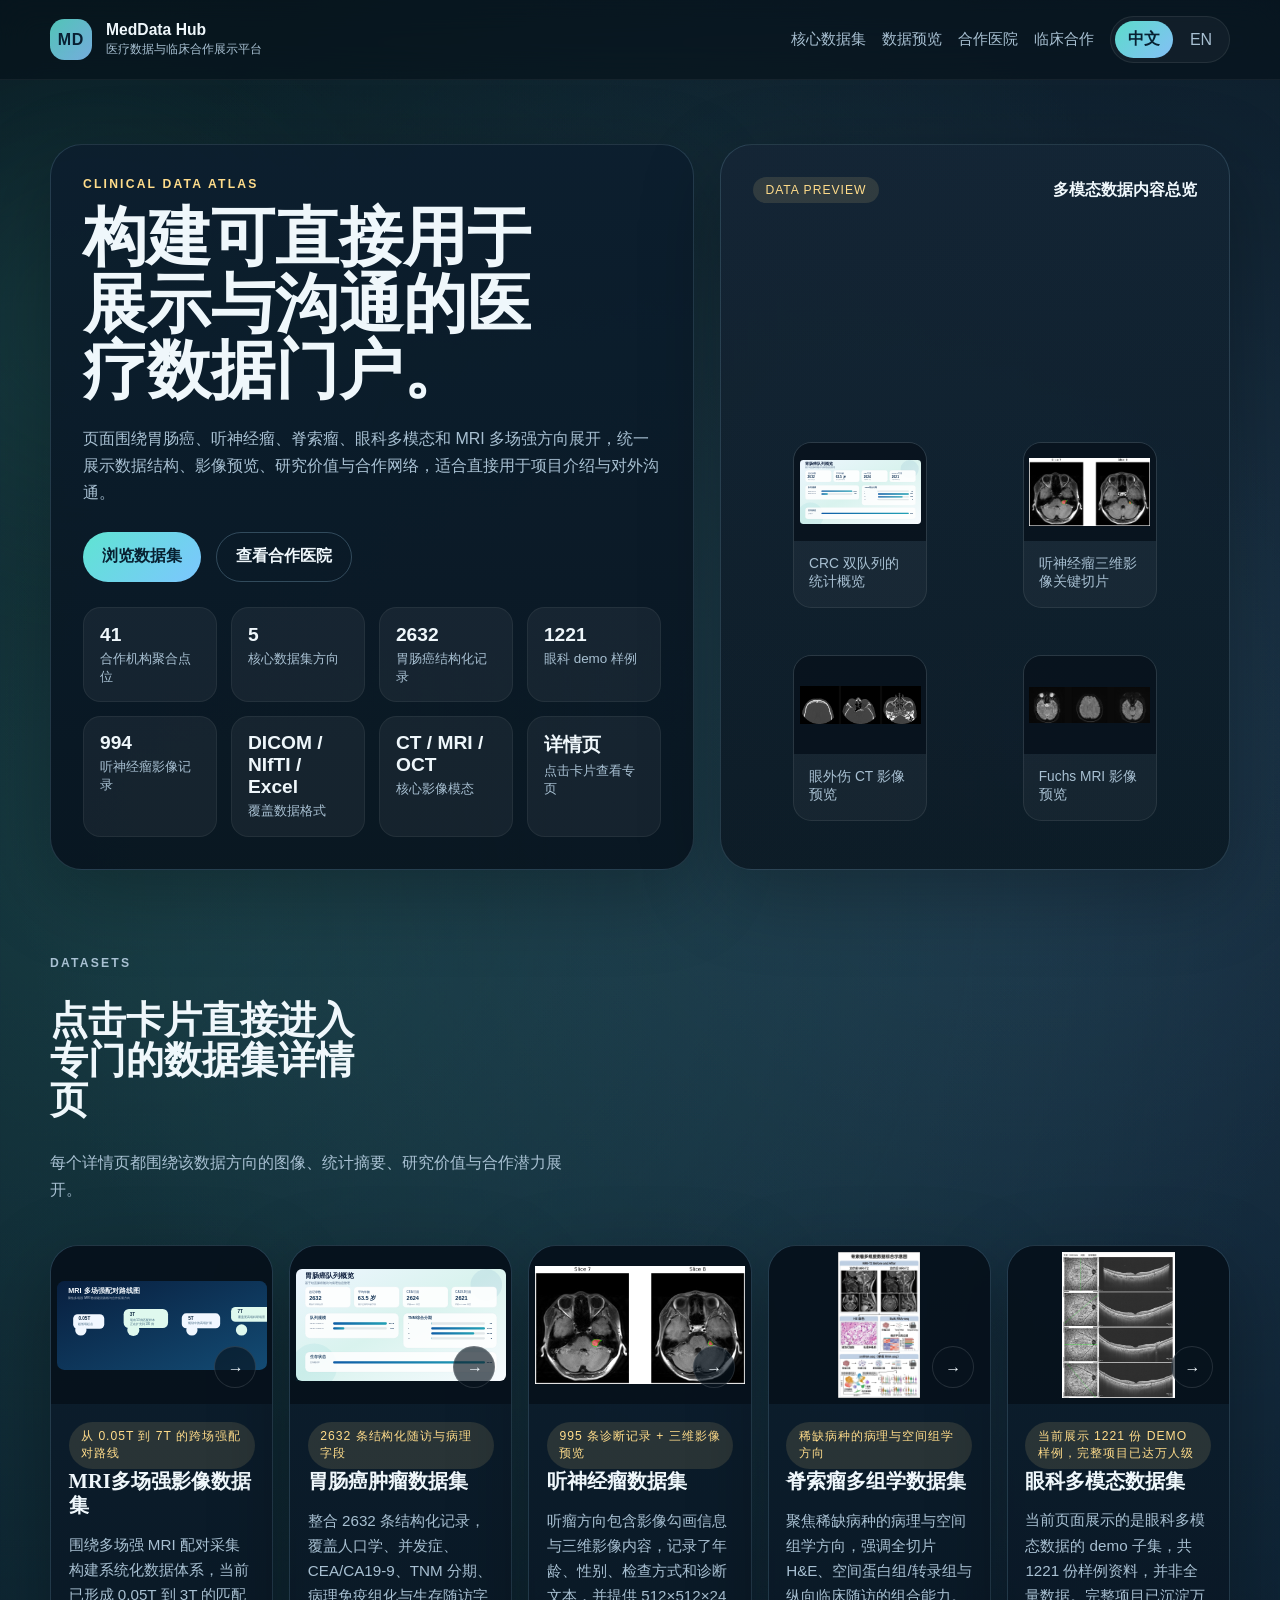
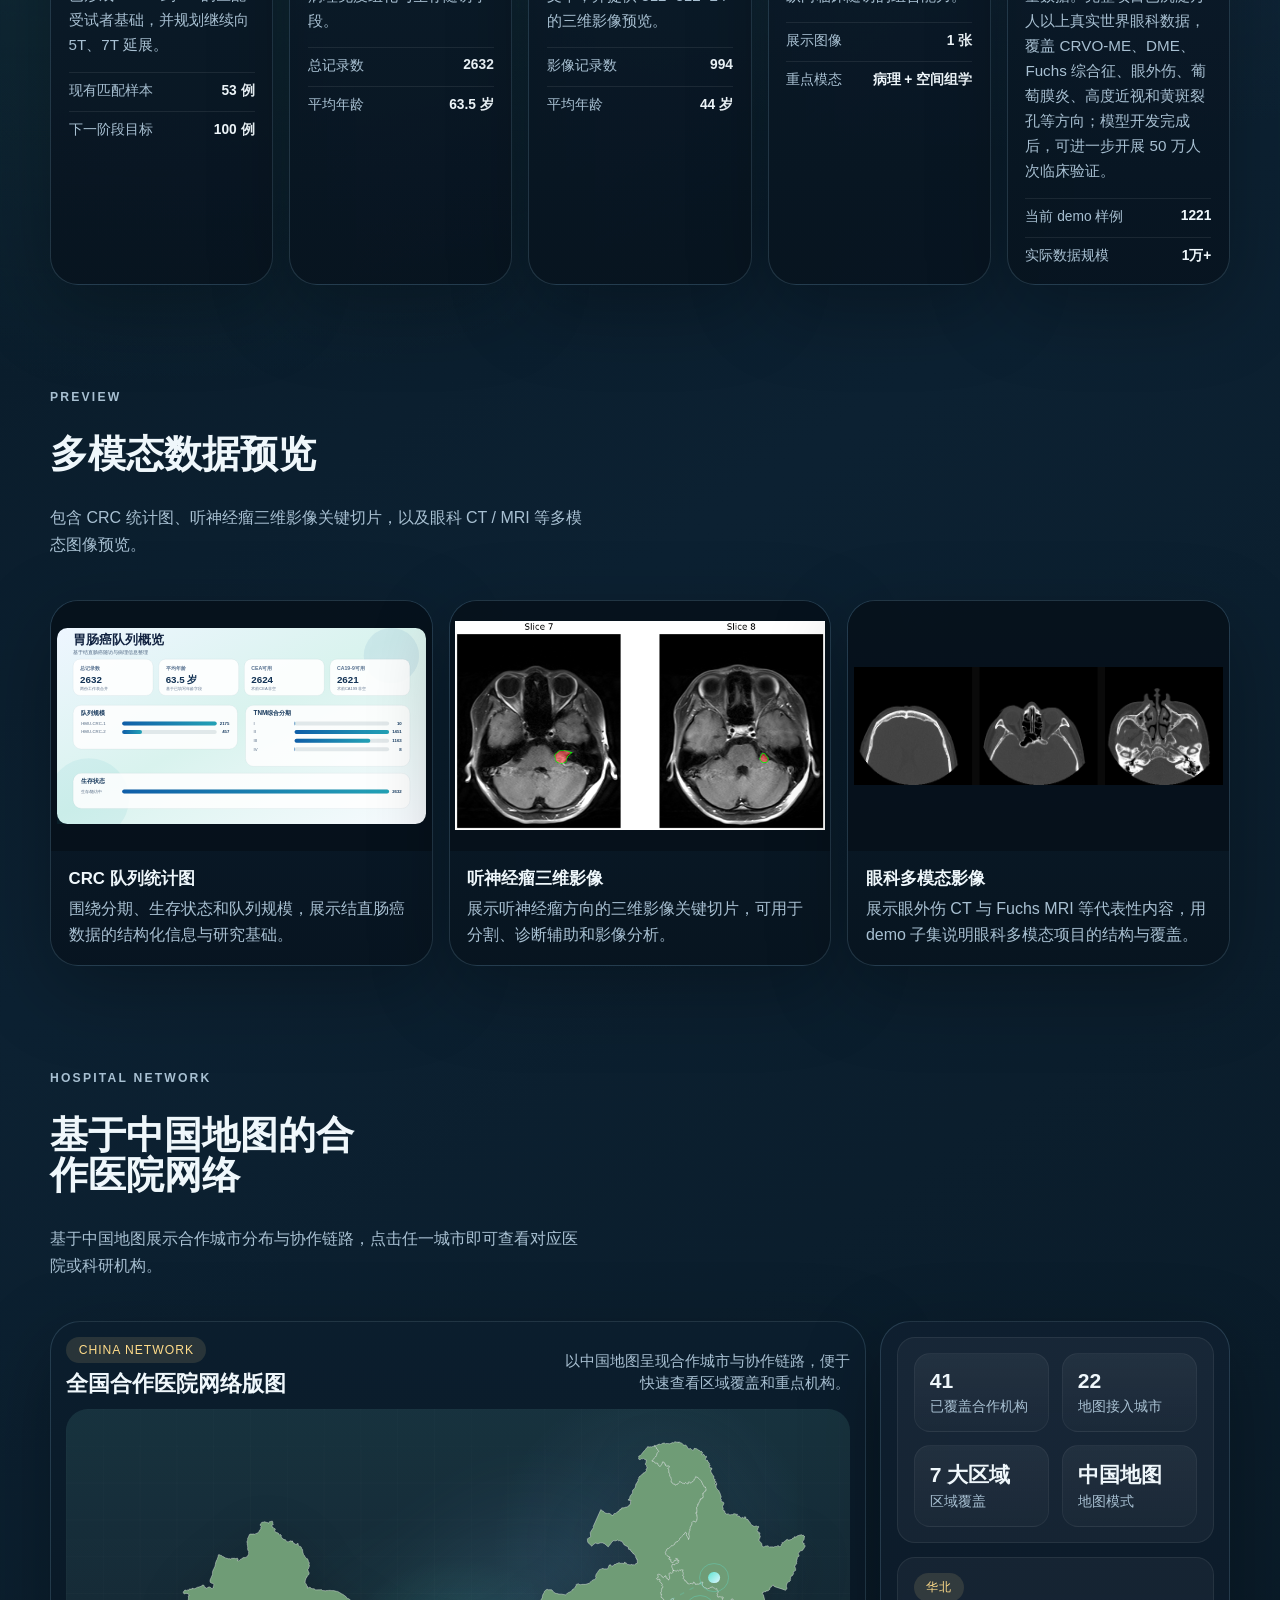
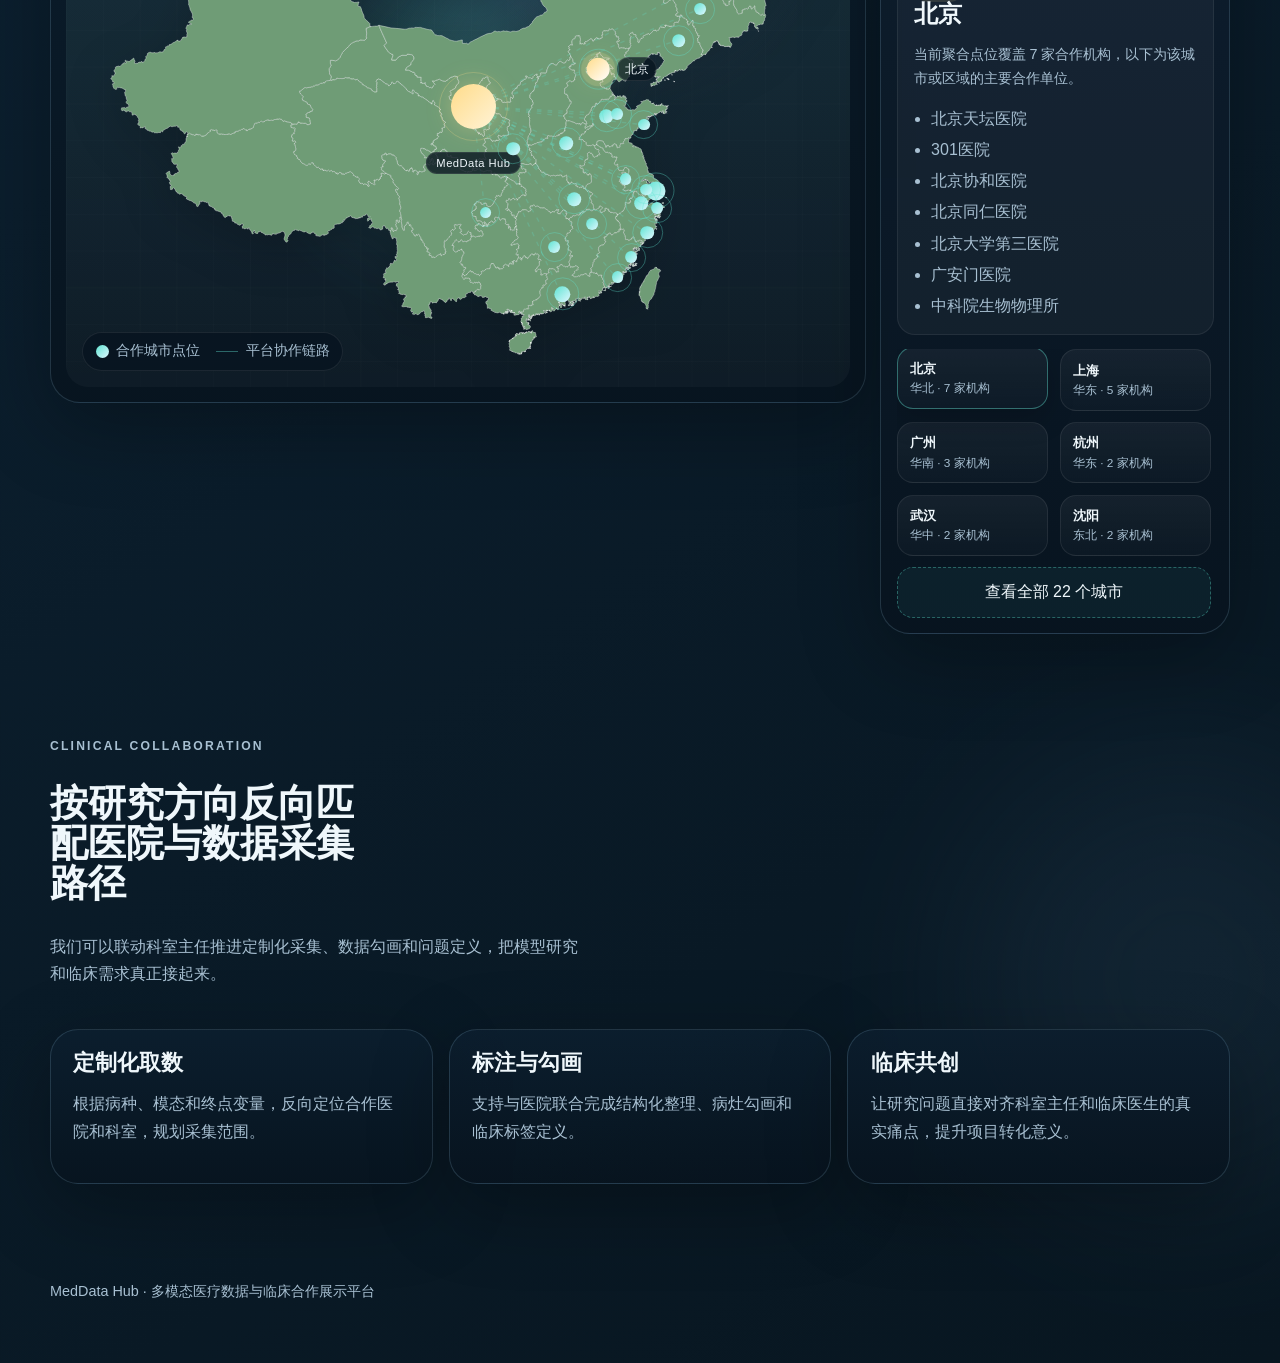
<file: index.html>
<!DOCTYPE html>
<html lang="zh-CN">
<head>
    <meta charset="UTF-8">
    <meta name="viewport" content="width=device-width, initial-scale=1.0">
    <title>医疗多模态数据集与临床合作平台</title>
    <meta name="description" id="page-description" content="医疗多模态数据集与临床合作展示平台，涵盖胃肠癌、听神经瘤、脊索瘤、眼科多模态和 MRI 多场强方向。">
    <link rel="stylesheet" href="style.css?v=20260312-5">
    <script>
        (function () {
            var search = window.location.search || "";
            var match = search.match(/[?&]lang=([^&#]+)/);
            var queryLang = "";
            var savedLang = "zh";
            if (match && match[1]) {
                try {
                    queryLang = decodeURIComponent(match[1].replace(/\+/g, " "));
                } catch (e) {
                    queryLang = match[1];
                }
            }
            try {
                savedLang = localStorage.getItem("meddata-lang") || "zh";
            } catch (e) {}
            var lang = queryLang === "en" ? "en" : (savedLang === "en" ? "en" : "zh");
            window.MEDDATA_LANG = lang;
            document.documentElement.lang = lang === "en" ? "en" : "zh-CN";
            try {
                localStorage.setItem("meddata-lang", lang);
            } catch (e) {}
        })();
    </script>
    <script src="assets/generated/site-data.js?v=20260312-5"></script>
    <script src="assets/generated/site-data-en.js?v=20260312-5"></script>
</head>
<body data-page="home">
    <div class="ambient ambient-a"></div>
    <div class="ambient ambient-b"></div>

    <header class="site-header">
        <div class="header-inner">
            <a class="brand" href="index.html" data-transition>
                <span class="brand-mark">MD</span>
                <span class="brand-copy">
                    <strong>MedData Hub</strong>
                    <small id="brand-tagline">医疗数据与临床合作展示平台</small>
                </span>
            </a>
            <div class="header-actions">
                <nav class="site-nav">
                    <a href="#datasets" id="nav-datasets">核心数据集</a>
                    <a href="#decoded" id="nav-decoded">数据预览</a>
                    <a href="#hospitals" id="nav-hospitals">合作医院</a>
                    <a href="#collaboration" id="nav-collaboration">临床合作</a>
                </nav>
                <div class="lang-toggle" id="lang-toggle" aria-label="Language switch">
                    <button type="button" class="lang-option" data-lang="zh">中文</button>
                    <button type="button" class="lang-option" data-lang="en">EN</button>
                </div>
            </div>
        </div>
    </header>

    <main>
        <section class="hero">
            <div class="hero-copy">
                <p class="eyebrow" id="hero-eyebrow">Clinical-grade, locally audited</p>
                <h1 id="hero-title">构建可直接用于展示与沟通的医疗数据门户。</h1>
                <p class="hero-lead" id="hero-lead">
                    页面围绕胃肠癌、听神经瘤、脊索瘤、眼科多模态和 MRI 多场强方向展开，
                    统一展示数据结构、影像预览、研究价值与合作网络，适合直接用于项目介绍与对外沟通。
                </p>
                <div class="hero-actions">
                    <a class="button button-primary" href="#datasets" id="hero-button-datasets">浏览数据集</a>
                    <a class="button button-secondary" href="#hospitals" id="hero-button-hospitals">查看合作医院</a>
                </div>
                <div class="hero-stats" id="hero-stats"></div>
            </div>
            <div class="hero-panel">
                <div class="hero-panel-top">
                    <span class="panel-tag" id="hero-panel-tag">Data Preview</span>
                    <strong id="hero-panel-title">多模态数据内容总览</strong>
                </div>
                <div class="hero-preview-grid" id="hero-preview-grid"></div>
            </div>
        </section>

        <section class="section" id="datasets">
            <div class="section-heading">
                <p class="eyebrow" id="datasets-eyebrow">Datasets</p>
                <h2 id="datasets-title">点击卡片直接进入专门的数据集详情页</h2>
                <p id="datasets-lead">每个详情页都围绕该数据方向的图像、统计摘要、研究价值与合作潜力展开。</p>
            </div>
            <div class="dataset-grid" id="dataset-grid"></div>
        </section>

        <section class="section" id="decoded">
            <div class="section-heading">
                <p class="eyebrow" id="decoded-eyebrow">Decoded Samples</p>
                <h2 id="decoded-title">多模态数据预览</h2>
                <p id="decoded-lead">包含 CRC 统计图、听神经瘤三维影像关键切片，以及眼科 CT/MRI 等多模态图像预览。</p>
            </div>
            <div class="decoded-strip" id="decoded-strip"></div>
        </section>

        <section class="section hospitals-section" id="hospitals">
            <div class="section-heading">
                <p class="eyebrow" id="hospitals-eyebrow">Hospital Network</p>
                <h2 id="hospitals-title">基于中国地图的合作医院网络</h2>
                <p id="hospitals-lead">基于中国地图展示合作城市分布与协作链路，点击任一城市即可查看对应医院或科研机构。</p>
            </div>
            <div class="hospital-layout">
                <article class="map-card">
                    <div class="map-card-head">
                        <div>
                            <span class="panel-tag" id="map-card-tag">China Network</span>
                            <h3 id="map-card-title">全国合作医院网络版图</h3>
                        </div>
                        <p id="map-card-copy">以中国地图呈现合作城市与协作链路，便于快速查看区域覆盖和重点机构。</p>
                    </div>
                    <div class="map-stage">
                        <div class="map-canvas">
                            <img class="china-map-image" src="assets/data/cn.svg" alt="China map">
                            <svg class="map-overlay" viewBox="0 0 1000 738" aria-hidden="true">
                                <g id="hospital-routes"></g>
                            </svg>
                            <div class="platform-hub" aria-hidden="true">
                                <span class="platform-hub-label">MedData Hub</span>
                            </div>
                            <div class="hospital-markers" id="hospital-markers"></div>
                        </div>
                        <div class="map-legend map-legend-floating">
                            <span><i></i> <span id="legend-marker">合作城市点位</span></span>
                            <span><i class="legend-line"></i> <span id="legend-line">平台协作链路</span></span>
                        </div>
                    </div>
                </article>

                <aside class="hospital-panel">
                    <div class="hospital-summary" id="hospital-summary"></div>
                    <div class="hospital-focus" id="hospital-focus"></div>
                    <div class="hospital-list" id="hospital-list"></div>
                </aside>
            </div>
        </section>

        <section class="section collaboration-section" id="collaboration">
            <div class="section-heading">
                <p class="eyebrow" id="collaboration-eyebrow">Clinical Collaboration</p>
                <h2 id="collaboration-title">按研究方向反向匹配医院与数据采集路径</h2>
                <p id="collaboration-lead">我们可以联动科室主任推进定制化采集、数据勾画和问题定义，把模型研究和临床需求真正接起来。</p>
            </div>
            <div class="collaboration-grid">
                <article class="info-card">
                    <h3 id="collab-card-1-title">定制化取数</h3>
                    <p id="collab-card-1-body">根据病种、模态和终点变量，反向定位合作医院和科室，规划采集范围。</p>
                </article>
                <article class="info-card">
                    <h3 id="collab-card-2-title">标注与勾画</h3>
                    <p id="collab-card-2-body">支持与医院联合完成结构化整理、病灶勾画和临床标签定义。</p>
                </article>
                <article class="info-card">
                    <h3 id="collab-card-3-title">临床共创</h3>
                    <p id="collab-card-3-body">让研究问题直接对齐科室主任和临床医生的真实痛点，提升项目转化意义。</p>
                </article>
            </div>
        </section>
    </main>

    <footer class="site-footer">
        <p id="footer-copy">MedData Hub · 多模态医疗数据与临床合作展示平台</p>
    </footer>

    <noscript>
        <div class="noscript-banner">此页面需要 JavaScript 以加载数据集详情和动态医院地图。</div>
    </noscript>
    <script src="app.js?v=20260312-5"></script>
</body>
</html>
</file>
<file: style.css>
:root {
    --bg: #07131f;
    --surface: rgba(9, 24, 37, 0.78);
    --surface-strong: rgba(8, 20, 31, 0.94);
    --surface-soft: rgba(243, 249, 255, 0.9);
    --stroke: rgba(150, 199, 224, 0.18);
    --stroke-strong: rgba(150, 199, 224, 0.28);
    --text: #eff7fb;
    --text-dim: #a8c0d2;
    --ink: #10263b;
    --teal: #5fe4d2;
    --cyan: #89c6ff;
    --gold: #ffdc8a;
    --shadow: 0 24px 80px rgba(0, 0, 0, 0.28);
    --radius: 28px;
    --radius-sm: 18px;
    --heading-font: "Iowan Old Style", "Palatino Linotype", "Noto Serif SC", "Songti SC", Georgia, serif;
    --body-font: "Avenir Next", "Segoe UI", "PingFang SC", "Microsoft YaHei", sans-serif;
}

* {
    box-sizing: border-box;
}

html {
    scroll-behavior: smooth;
}

body {
    margin: 0;
    min-height: 100vh;
    font-family: var(--body-font);
    color: var(--text);
    background:
        radial-gradient(circle at 12% 18%, rgba(95, 228, 210, 0.18), transparent 30%),
        radial-gradient(circle at 80% 16%, rgba(137, 198, 255, 0.16), transparent 26%),
        linear-gradient(145deg, #05111a 0%, #0c2132 48%, #081620 100%);
    overflow-x: hidden;
    opacity: 1;
    transform: none;
    transition: opacity 0.35s ease, transform 0.35s ease;
}

body.is-ready {
    opacity: 1;
    transform: translateY(0);
}

body.is-leaving {
    opacity: 0;
    transform: translateY(-16px);
}

.ambient {
    position: fixed;
    inset: auto;
    border-radius: 999px;
    pointer-events: none;
    filter: blur(90px);
    opacity: 0.3;
    z-index: 0;
}

.ambient-a {
    width: 24rem;
    height: 24rem;
    top: 8rem;
    left: -6rem;
    background: rgba(95, 228, 210, 0.25);
    animation: floatGlow 16s ease-in-out infinite;
}

.ambient-b {
    width: 28rem;
    height: 28rem;
    right: -8rem;
    bottom: 10rem;
    background: rgba(137, 198, 255, 0.22);
    animation: floatGlow 18s ease-in-out infinite reverse;
}

@keyframes floatGlow {
    0%, 100% {
        transform: translate3d(0, 0, 0) scale(1);
    }
    50% {
        transform: translate3d(0, -18px, 0) scale(1.06);
    }
}

a {
    color: inherit;
    text-decoration: none;
}

img {
    display: block;
    width: 100%;
}

main,
.site-header,
.site-footer {
    position: relative;
    z-index: 1;
}

.site-header {
    position: sticky;
    top: 0;
    z-index: 20;
    backdrop-filter: blur(18px);
    background: rgba(5, 17, 26, 0.6);
    border-bottom: 1px solid rgba(255, 255, 255, 0.05);
}

.header-inner,
.hero,
.section,
.site-footer,
.detail-shell {
    width: min(1180px, calc(100% - 2rem));
    margin: 0 auto;
}

.header-inner {
    display: flex;
    align-items: center;
    justify-content: space-between;
    gap: 1rem;
    padding: 1rem 0;
}

.header-actions {
    display: flex;
    align-items: center;
    flex-wrap: wrap;
    justify-content: flex-end;
    gap: 1rem;
}

.brand {
    display: inline-flex;
    align-items: center;
    gap: 0.9rem;
}

.brand-mark {
    width: 2.6rem;
    height: 2.6rem;
    display: grid;
    place-items: center;
    border-radius: 0.9rem;
    background: linear-gradient(135deg, rgba(95, 228, 210, 0.85), rgba(137, 198, 255, 0.85));
    color: #092033;
    font-weight: 800;
    letter-spacing: 0.04em;
}

.brand-copy {
    display: grid;
    gap: 0.08rem;
}

.brand-copy strong {
    font-size: 0.98rem;
}

.brand-copy small {
    color: var(--text-dim);
    font-size: 0.76rem;
}

.site-nav {
    display: flex;
    flex-wrap: wrap;
    justify-content: flex-end;
    gap: 1rem;
    color: var(--text-dim);
    font-size: 0.95rem;
}

html[lang="en"] .site-nav {
    font-size: 0.9rem;
    gap: 0.8rem;
}

.site-nav a {
    transition: color 0.2s ease;
}

.site-nav a:hover {
    color: var(--text);
}

.lang-toggle {
    display: inline-flex;
    align-items: center;
    gap: 0.25rem;
    padding: 0.25rem;
    border-radius: 999px;
    border: 1px solid rgba(255, 255, 255, 0.08);
    background: rgba(255, 255, 255, 0.04);
}

.lang-option {
    min-width: 3rem;
    border: 0;
    border-radius: 999px;
    padding: 0.5rem 0.8rem;
    background: transparent;
    color: var(--text-dim);
    font: inherit;
    cursor: pointer;
    transition: background 0.2s ease, color 0.2s ease, transform 0.2s ease;
}

.lang-option:hover {
    color: var(--text);
    transform: translateY(-1px);
}

.lang-option.active {
    background: linear-gradient(135deg, rgba(95, 228, 210, 0.96), rgba(137, 198, 255, 0.96));
    color: #082132;
    font-weight: 700;
}

.hero {
    display: grid;
    grid-template-columns: 1.2fr 0.95fr;
    gap: 1.6rem;
    padding: 4rem 0 2rem;
    align-items: stretch;
}

.hero-copy,
.hero-panel,
.map-card,
.hospital-panel,
.info-card,
.decoded-card,
.dataset-card,
.detail-hero-card,
.detail-figure,
.detail-note,
.detail-section-card,
.related-card {
    border: 1px solid var(--stroke);
    background: linear-gradient(180deg, rgba(12, 30, 46, 0.92), rgba(8, 20, 31, 0.92));
    box-shadow: var(--shadow);
}

.hero-copy,
.hero-panel {
    border-radius: calc(var(--radius) + 4px);
    padding: 2rem;
}

.eyebrow {
    margin: 0 0 0.9rem;
    color: var(--gold);
    letter-spacing: 0.18em;
    text-transform: uppercase;
    font-size: 0.76rem;
    font-weight: 700;
}

h1,
h2,
h3 {
    margin: 0;
    font-family: var(--heading-font);
    font-weight: 700;
    line-height: 1.04;
}

h1 {
    font-size: clamp(2.6rem, 5vw, 5rem);
    max-width: 15ch;
}

h2 {
    font-size: clamp(2rem, 3vw, 3.2rem);
    max-width: 16ch;
}

html[lang="en"] h1 {
    font-size: clamp(2.25rem, 4.3vw, 4.25rem);
    max-width: 19ch;
    line-height: 1.08;
}

html[lang="en"] h2 {
    font-size: clamp(1.8rem, 2.5vw, 2.65rem);
    max-width: 20ch;
    line-height: 1.12;
}

.hero-lead,
.section-heading p,
.detail-intro,
.detail-section-card p,
.info-card p,
.hospital-focus p {
    color: var(--text-dim);
    line-height: 1.7;
}

.hero-lead {
    max-width: 66ch;
    margin: 1.25rem 0 1.6rem;
}

.hero-actions {
    display: flex;
    flex-wrap: wrap;
    gap: 0.9rem;
    margin-bottom: 1.6rem;
}

.button {
    display: inline-flex;
    align-items: center;
    justify-content: center;
    min-height: 3.1rem;
    padding: 0.8rem 1.2rem;
    border-radius: 999px;
    font-weight: 700;
    transition: transform 0.2s ease, border-color 0.2s ease, background 0.2s ease;
}

.button:hover {
    transform: translateY(-2px);
}

.button-primary {
    background: linear-gradient(135deg, var(--teal), #7cc6ff);
    color: #082132;
}

.button-secondary {
    border: 1px solid var(--stroke-strong);
    color: var(--text);
}

.hero-stats {
    display: grid;
    grid-template-columns: repeat(4, minmax(0, 1fr));
    gap: 0.85rem;
}

.stat-pill {
    padding: 0.95rem 1rem;
    border-radius: 1.1rem;
    background: rgba(255, 255, 255, 0.05);
    border: 1px solid rgba(255, 255, 255, 0.06);
}

.stat-pill strong {
    display: block;
    font-size: 1.2rem;
    color: var(--text);
}

.stat-pill span {
    display: block;
    margin-top: 0.28rem;
    color: var(--text-dim);
    font-size: 0.84rem;
}

.hero-panel {
    display: flex;
    flex-direction: column;
    justify-content: space-between;
    gap: 1rem;
    background:
        linear-gradient(145deg, rgba(255, 255, 255, 0.03), rgba(95, 228, 210, 0.03)),
        linear-gradient(180deg, rgba(12, 30, 46, 0.94), rgba(8, 20, 31, 0.94));
}

.hero-panel-top {
    display: flex;
    align-items: center;
    justify-content: space-between;
    gap: 1rem;
}

.panel-tag,
.meta-chip {
    display: inline-flex;
    align-items: center;
    gap: 0.4rem;
    width: fit-content;
    padding: 0.38rem 0.78rem;
    border-radius: 999px;
    background: rgba(255, 220, 138, 0.12);
    color: var(--gold);
    font-size: 0.76rem;
    letter-spacing: 0.08em;
    text-transform: uppercase;
}

.hero-preview-grid {
    display: grid;
    grid-template-columns: repeat(2, minmax(0, 1fr));
    gap: 0.95rem;
}

.mini-preview {
    border-radius: 1.15rem;
    overflow: hidden;
    border: 1px solid rgba(255, 255, 255, 0.08);
    background: rgba(255, 255, 255, 0.04);
}

.mini-preview img {
    aspect-ratio: 1.35 / 1;
    object-fit: contain;
    background: rgba(6, 17, 27, 0.86);
    padding: 0.35rem;
}

.mini-preview figcaption {
    padding: 0.85rem 0.95rem 1rem;
    font-size: 0.86rem;
    color: var(--text-dim);
}

.section {
    padding: 3.2rem 0;
}

.section-heading {
    display: grid;
    gap: 0.8rem;
    margin-bottom: 1.6rem;
}

.section-heading p {
    max-width: 60ch;
}

.dataset-grid {
    display: grid;
    grid-template-columns: repeat(5, minmax(0, 1fr));
    gap: 1rem;
}

.dataset-card {
    border-radius: var(--radius);
    overflow: hidden;
    display: flex;
    flex-direction: column;
    min-height: 100%;
    transition: transform 0.24s ease, border-color 0.24s ease;
}

.dataset-card:hover {
    transform: translateY(-6px);
    border-color: rgba(95, 228, 210, 0.38);
}

.dataset-card figure {
    margin: 0;
    position: relative;
}

.dataset-card img {
    aspect-ratio: 1.15 / 0.82;
    object-fit: contain;
    background: rgba(6, 17, 27, 0.88);
    padding: 0.35rem;
}

.dataset-card figure::after {
    content: "";
    position: absolute;
    inset: auto 1rem 1rem auto;
    width: 2.5rem;
    height: 2.5rem;
    border-radius: 999px;
    background: rgba(8, 20, 31, 0.66);
    border: 1px solid rgba(255, 255, 255, 0.12);
}

.dataset-card figure::before {
    content: "→";
    position: absolute;
    right: 1.78rem;
    bottom: 1.63rem;
    z-index: 1;
    font-size: 1rem;
    color: var(--text);
}

.dataset-card-body {
    display: flex;
    flex: 1;
    flex-direction: column;
    gap: 0.9rem;
    padding: 1.15rem 1.1rem 1.2rem;
}

.dataset-card h3 {
    font-size: 1.28rem;
    line-height: 1.2;
}

.dataset-card p {
    margin: 0;
    color: var(--text-dim);
    line-height: 1.65;
    font-size: 0.95rem;
}

.dataset-card .meta-chip,
.dataset-stat span,
.detail-stat span,
.detail-figure span,
.decoded-card-body p,
.hospital-focus p,
.hospital-cluster span,
.stat-pill span {
    overflow-wrap: anywhere;
}

.dataset-stats {
    display: grid;
    gap: 0.7rem;
}

.dataset-stat {
    display: flex;
    justify-content: space-between;
    gap: 1rem;
    padding-top: 0.55rem;
    border-top: 1px solid rgba(255, 255, 255, 0.08);
    color: var(--text-dim);
    font-size: 0.86rem;
}

.dataset-stat strong {
    color: var(--text);
}

.decoded-strip {
    display: grid;
    grid-template-columns: repeat(3, minmax(0, 1fr));
    gap: 1rem;
}

.decoded-card,
.detail-figure {
    border-radius: var(--radius);
    overflow: hidden;
}

.decoded-card img,
.detail-figure img {
    aspect-ratio: 1.4 / 0.92;
    object-fit: contain;
    background: rgba(6, 17, 27, 0.88);
    padding: 0.35rem;
}

.decoded-card-body,
.detail-figure figcaption {
    padding: 1rem 1.1rem 1.1rem;
}

.decoded-card-body strong,
.detail-figure strong {
    display: block;
    margin-bottom: 0.4rem;
    font-size: 1.05rem;
}

.decoded-card-body p,
.detail-figure span {
    margin: 0;
    color: var(--text-dim);
    line-height: 1.6;
}

.hospital-layout {
    display: grid;
    grid-template-columns: minmax(0, 1.4fr) minmax(17.5rem, 0.6fr);
    gap: 0.9rem;
    align-items: start;
}

.map-card,
.hospital-panel {
    border-radius: calc(var(--radius) + 2px);
    padding: 0.95rem;
}

.map-card {
    display: grid;
    gap: 0.85rem;
}

.map-card-head {
    display: grid;
    grid-template-columns: minmax(0, 1fr) minmax(14rem, 18rem);
    align-items: end;
    gap: 0.65rem;
}

.map-card-head h3 {
    margin-top: 0.55rem;
    font-size: 1.4rem;
}

.map-card-head p {
    margin: 0;
    color: var(--text-dim);
    line-height: 1.55;
    text-align: right;
    font-size: 0.92rem;
}

.map-stage {
    position: relative;
    aspect-ratio: 1000 / 738;
    border-radius: calc(var(--radius) - 6px);
    overflow: hidden;
    isolation: isolate;
    background:
        radial-gradient(circle at 50% 48%, rgba(95, 228, 210, 0.16), transparent 26%),
        radial-gradient(circle at 75% 24%, rgba(137, 198, 255, 0.12), transparent 22%),
        linear-gradient(180deg, rgba(95, 228, 210, 0.08), rgba(255, 255, 255, 0)),
        rgba(255, 255, 255, 0.03);
}

.map-stage::before {
    content: "";
    position: absolute;
    inset: 0;
    background-image:
        linear-gradient(rgba(255, 255, 255, 0.03) 1px, transparent 1px),
        linear-gradient(90deg, rgba(255, 255, 255, 0.03) 1px, transparent 1px);
    background-size: 2.3rem 2.3rem;
    opacity: 0.45;
    z-index: 0;
}

.map-stage::after {
    content: "";
    position: absolute;
    inset: 8% 10%;
    border-radius: 50%;
    background:
        radial-gradient(circle at 48% 54%, rgba(95, 228, 210, 0.15), transparent 48%),
        radial-gradient(circle at 62% 30%, rgba(137, 198, 255, 0.14), transparent 28%);
    filter: blur(26px);
    opacity: 0.8;
    z-index: 0;
}

.map-canvas {
    position: absolute;
    inset: 0.45rem;
}

.china-map-image,
.map-overlay {
    position: absolute;
    inset: 0;
    width: 100%;
    height: 100%;
    z-index: 1;
}

.china-map-image {
    object-fit: contain;
    object-position: center;
    display: block;
    filter: drop-shadow(0 14px 24px rgba(0, 0, 0, 0.18));
}

.map-overlay {
    z-index: 2;
    pointer-events: none;
}

.hospital-route {
    fill: none;
    stroke: rgba(95, 228, 210, 0.22);
    stroke-width: 1.8;
    stroke-dasharray: 6 8;
    animation: routeFlow 18s linear infinite;
}

@keyframes routeFlow {
    from {
        stroke-dashoffset: 0;
    }
    to {
        stroke-dashoffset: -20;
    }
}

.hospital-markers {
    position: absolute;
    inset: 0;
    z-index: 3;
}

.platform-hub {
    position: absolute;
    left: 52%;
    top: 51.5%;
    display: grid;
    place-items: center;
    width: 5rem;
    height: 5rem;
    transform: translate(-50%, -50%);
    pointer-events: none;
    z-index: 2;
}

.platform-hub::before,
.platform-hub::after {
    content: "";
    position: absolute;
    border-radius: 999px;
}

.platform-hub::before {
    inset: 1.1rem;
    background: linear-gradient(135deg, var(--gold), #fff3d6);
    box-shadow: 0 0 24px rgba(255, 220, 138, 0.36);
}

.platform-hub::after {
    inset: 0.35rem;
    border: 1px solid rgba(255, 220, 138, 0.24);
    animation: pulse 3s ease-out infinite;
}

.platform-hub-label {
    position: absolute;
    top: calc(100% + 0.35rem);
    left: 50%;
    transform: translateX(-50%);
    padding: 0.24rem 0.58rem;
    border-radius: 999px;
    background: rgba(8, 20, 31, 0.78);
    border: 1px solid rgba(255, 255, 255, 0.08);
    color: var(--text);
    font-size: 0.7rem;
    letter-spacing: 0.04em;
    white-space: nowrap;
}

.hospital-marker {
    position: absolute;
    width: var(--size, 0.8rem);
    height: var(--size, 0.8rem);
    border: 0;
    padding: 0;
    border-radius: 999px;
    background: linear-gradient(135deg, var(--teal), #dff7ff);
    transform: translate(-50%, -50%);
    box-shadow: 0 0 0 0 rgba(95, 228, 210, 0.38);
    cursor: pointer;
    transition: transform 0.18s ease, box-shadow 0.18s ease, background 0.18s ease;
}

.hospital-marker:hover {
    transform: translate(-50%, -50%) scale(1.08);
}

.hospital-marker::after {
    content: "";
    position: absolute;
    inset: -0.55rem;
    border-radius: inherit;
    border: 1px solid rgba(95, 228, 210, 0.35);
    animation: pulse 2.2s ease-out infinite;
}

.hospital-marker.active {
    background: linear-gradient(135deg, #ffdc8a, #ffffff);
    box-shadow: 0 0 0 0.35rem rgba(255, 220, 138, 0.16), 0 0 26px rgba(255, 220, 138, 0.28);
}

@keyframes pulse {
    0% {
        opacity: 0.9;
        transform: scale(0.7);
    }
    100% {
        opacity: 0;
        transform: scale(1.7);
    }
}

.marker-badge {
    position: absolute;
    left: calc(100% + 0.45rem);
    top: 50%;
    padding: 0.2rem 0.42rem;
    border-radius: 999px;
    background: rgba(8, 20, 31, 0.7);
    border: 1px solid rgba(255, 255, 255, 0.09);
    color: var(--text);
    font-size: 0.72rem;
    white-space: nowrap;
    opacity: 0;
    pointer-events: none;
    transform: translateY(-50%) translateX(-0.2rem);
    transition: opacity 0.18s ease, transform 0.18s ease;
}

.hospital-marker:hover .marker-badge,
.hospital-marker.active .marker-badge {
    opacity: 1;
    transform: translateY(-50%) translateX(0);
}

.map-legend {
    display: flex;
    flex-wrap: wrap;
    gap: 1rem;
    margin-top: 1rem;
    color: var(--text-dim);
    font-size: 0.86rem;
}

.map-legend-floating {
    position: absolute;
    left: 1rem;
    bottom: 1rem;
    z-index: 4;
    margin: 0;
    padding: 0.6rem 0.8rem;
    border-radius: 999px;
    background: rgba(8, 20, 31, 0.74);
    border: 1px solid rgba(255, 255, 255, 0.08);
    backdrop-filter: blur(10px);
}

.map-legend span {
    display: inline-flex;
    align-items: center;
    gap: 0.45rem;
}

.map-legend i {
    display: inline-block;
    width: 0.8rem;
    height: 0.8rem;
    border-radius: 999px;
    background: linear-gradient(135deg, var(--teal), #dff7ff);
}

.legend-line {
    width: 1.4rem !important;
    height: 1px !important;
    border-radius: 0 !important;
    background: rgba(95, 228, 210, 0.4) !important;
}

.hospital-panel {
    display: grid;
    gap: 0.85rem;
    align-self: start;
    background:
        linear-gradient(180deg, rgba(15, 31, 48, 0.96), rgba(8, 20, 31, 0.94)),
        rgba(255, 255, 255, 0.02);
}

.hospital-summary,
.hospital-focus {
    padding: 0.95rem 1rem;
    border-radius: var(--radius-sm);
    background: rgba(255, 255, 255, 0.04);
    border: 1px solid rgba(255, 255, 255, 0.07);
}

.hospital-summary {
    display: grid;
    grid-template-columns: repeat(2, minmax(0, 1fr));
    gap: 0.8rem;
}

.hospital-summary > div {
    padding: 0.95rem;
    border-radius: 1rem;
    background: linear-gradient(180deg, rgba(255, 255, 255, 0.05), rgba(255, 255, 255, 0.02));
    border: 1px solid rgba(255, 255, 255, 0.05);
}

.hospital-summary strong {
    display: block;
    font-size: 1.32rem;
    margin-bottom: 0.2rem;
}

.hospital-summary span,
.hospital-focus p {
    color: var(--text-dim);
    font-size: 0.9rem;
}

.hospital-focus h3 {
    font-size: 1.5rem;
    margin-bottom: 0.55rem;
}

.hospital-focus ul li + li {
    margin-top: 0.25rem;
}

.hospital-focus ul {
    margin: 0.9rem 0 0;
    padding-left: 1.1rem;
    color: var(--text-dim);
    line-height: 1.7;
}

.hospital-list {
    display: grid;
    grid-template-columns: repeat(2, minmax(0, 1fr));
    gap: 0.7rem;
    align-content: start;
    max-height: 18.5rem;
    overflow-y: auto;
    padding-right: 0.15rem;
    scrollbar-width: thin;
    scrollbar-color: rgba(95, 228, 210, 0.35) rgba(255, 255, 255, 0.04);
}

.hospital-list::-webkit-scrollbar {
    width: 0.45rem;
}

.hospital-list::-webkit-scrollbar-track {
    background: rgba(255, 255, 255, 0.04);
    border-radius: 999px;
}

.hospital-list::-webkit-scrollbar-thumb {
    background: rgba(95, 228, 210, 0.35);
    border-radius: 999px;
}

.hospital-cluster {
    padding: 0.72rem 0.78rem;
    border-radius: 1rem;
    border: 1px solid rgba(255, 255, 255, 0.08);
    background: linear-gradient(180deg, rgba(255, 255, 255, 0.05), rgba(255, 255, 255, 0.02));
    color: var(--text);
    text-align: left;
    cursor: pointer;
    transition: transform 0.2s ease, border-color 0.2s ease, box-shadow 0.2s ease;
}

.hospital-cluster:hover,
.hospital-cluster.active {
    transform: translateY(-2px);
    border-color: rgba(95, 228, 210, 0.4);
    box-shadow: 0 12px 28px rgba(0, 0, 0, 0.16);
}

.hospital-cluster span {
    display: block;
    margin-top: 0.2rem;
    color: var(--text-dim);
    font-size: 0.74rem;
    line-height: 1.3;
}

.hospital-list-toggle {
    border: 1px dashed rgba(95, 228, 210, 0.35);
    border-radius: 1rem;
    grid-column: 1 / -1;
    padding: 0.85rem 1rem;
    background: rgba(95, 228, 210, 0.06);
    color: var(--text);
    font: inherit;
    cursor: pointer;
    transition: background 0.2s ease, border-color 0.2s ease, transform 0.2s ease;
}

.hospital-list-toggle:hover {
    background: rgba(95, 228, 210, 0.1);
    border-color: rgba(95, 228, 210, 0.5);
    transform: translateY(-1px);
}

.collaboration-grid {
    display: grid;
    grid-template-columns: repeat(3, minmax(0, 1fr));
    gap: 1rem;
}

.info-card {
    padding: 1.4rem;
    border-radius: var(--radius);
}

.info-card h3 {
    font-size: 1.35rem;
    margin-bottom: 0.7rem;
}

.site-footer {
    padding: 2rem 0 3rem;
    color: var(--text-dim);
    font-size: 0.9rem;
}

.noscript-banner {
    position: fixed;
    left: 1rem;
    right: 1rem;
    bottom: 1rem;
    padding: 0.95rem 1rem;
    border-radius: 1rem;
    background: #fee3b1;
    color: #402100;
    z-index: 30;
}

.detail-shell {
    padding: 3.2rem 0;
}

.detail-topbar {
    display: flex;
    justify-content: space-between;
    align-items: flex-start;
    gap: 1rem;
    margin-bottom: 1.2rem;
}

.detail-back {
    display: inline-flex;
    align-items: center;
    gap: 0.5rem;
    color: var(--text-dim);
}

.detail-headline {
    display: grid;
    gap: 0.6rem;
    margin-bottom: 1.6rem;
}

.detail-shell h1 {
    max-width: 16ch;
}

html[lang="en"] .detail-shell h1 {
    max-width: 22ch;
}

.detail-grid {
    display: grid;
    grid-template-columns: 1.15fr 0.85fr;
    gap: 1rem;
    margin-bottom: 1.1rem;
}

.detail-hero-card,
.detail-note,
.detail-section-card,
.related-card {
    border-radius: var(--radius);
}

.detail-hero-card {
    overflow: hidden;
}

.detail-hero-card img {
    aspect-ratio: 1.45 / 0.92;
    object-fit: contain;
    background: rgba(6, 17, 27, 0.88);
    padding: 0.35rem;
}

.detail-card-copy {
    padding: 1.2rem 1.25rem 1.3rem;
}

.detail-note {
    padding: 1.25rem;
    display: grid;
    gap: 1rem;
}

.detail-note ul,
.detail-section-card ul {
    margin: 0;
    padding-left: 1.1rem;
    color: var(--text-dim);
    line-height: 1.75;
}

.detail-stat-grid {
    display: grid;
    grid-template-columns: repeat(4, minmax(0, 1fr));
    gap: 0.8rem;
    margin-bottom: 1.1rem;
}

.detail-stat {
    padding: 1rem;
    border-radius: 1rem;
    background: rgba(255, 255, 255, 0.04);
    border: 1px solid rgba(255, 255, 255, 0.06);
}

.detail-stat strong {
    display: block;
    font-size: 1.2rem;
    margin-bottom: 0.24rem;
}

.detail-stat span {
    color: var(--text-dim);
    font-size: 0.85rem;
}

.detail-section-grid {
    display: grid;
    grid-template-columns: repeat(2, minmax(0, 1fr));
    gap: 1rem;
    margin-bottom: 1.1rem;
}

.detail-section-card {
    padding: 1.25rem;
}

.detail-section-card h3 {
    font-size: 1.3rem;
    margin-bottom: 0.7rem;
}

.detail-gallery {
    display: grid;
    grid-template-columns: repeat(2, minmax(0, 1fr));
    gap: 1rem;
    margin-bottom: 1.1rem;
}

.detail-related {
    display: grid;
    grid-template-columns: repeat(3, minmax(0, 1fr));
    gap: 1rem;
}

.related-card {
    padding: 1.15rem;
    transition: transform 0.2s ease, border-color 0.2s ease;
}

.related-card:hover {
    transform: translateY(-4px);
    border-color: rgba(95, 228, 210, 0.36);
}

.related-card h3 {
    font-size: 1.18rem;
    margin-bottom: 0.45rem;
}

.related-card p {
    margin: 0;
    color: var(--text-dim);
    line-height: 1.6;
}

@media (max-width: 1200px) {
    .dataset-grid {
        grid-template-columns: repeat(3, minmax(0, 1fr));
    }
}

@media (max-width: 960px) {
    .site-nav {
        display: none;
    }

    .header-actions {
        margin-left: auto;
    }

    .hero,
    .hospital-layout,
    .detail-grid {
        grid-template-columns: 1fr;
    }

    .hero-stats,
    .detail-stat-grid,
    .decoded-strip,
    .collaboration-grid,
    .detail-gallery,
    .detail-related,
    .detail-section-grid {
        grid-template-columns: repeat(2, minmax(0, 1fr));
    }

    .dataset-grid {
        grid-template-columns: repeat(2, minmax(0, 1fr));
    }

    .map-card-head {
        grid-template-columns: 1fr;
    }

    .map-card-head p {
        text-align: left;
    }

    .map-canvas {
        inset: 0.42rem;
    }

    .hospital-list {
        max-height: none;
        overflow: visible;
    }
}

@media (max-width: 720px) {
    .header-inner,
    .hero,
    .section,
    .site-footer,
    .detail-shell {
        width: min(100% - 1.2rem, 100%);
    }

    .hero,
    .section,
    .detail-shell {
        padding-top: 2rem;
    }

    .hero-copy,
    .hero-panel,
    .map-card,
    .hospital-panel {
        padding: 1.2rem;
    }

    .hero-stats,
    .detail-stat-grid,
    .decoded-strip,
    .dataset-grid,
    .hospital-list,
    .collaboration-grid,
    .detail-gallery,
    .detail-related,
    .detail-section-grid {
        grid-template-columns: 1fr;
    }

    .map-stage {
        aspect-ratio: 1000 / 738;
    }

    .map-canvas {
        inset: 0.35rem;
    }

    .map-legend-floating {
        left: 0.8rem;
        right: 0.8rem;
        bottom: 0.8rem;
        gap: 0.8rem;
        justify-content: space-between;
        border-radius: 1rem;
    }

    .platform-hub {
        width: 4.4rem;
        height: 4.4rem;
    }

    .platform-hub-label {
        font-size: 0.66rem;
    }

    h1 {
        font-size: 2.35rem;
    }

    h2 {
        font-size: 2rem;
    }
}
</file>
